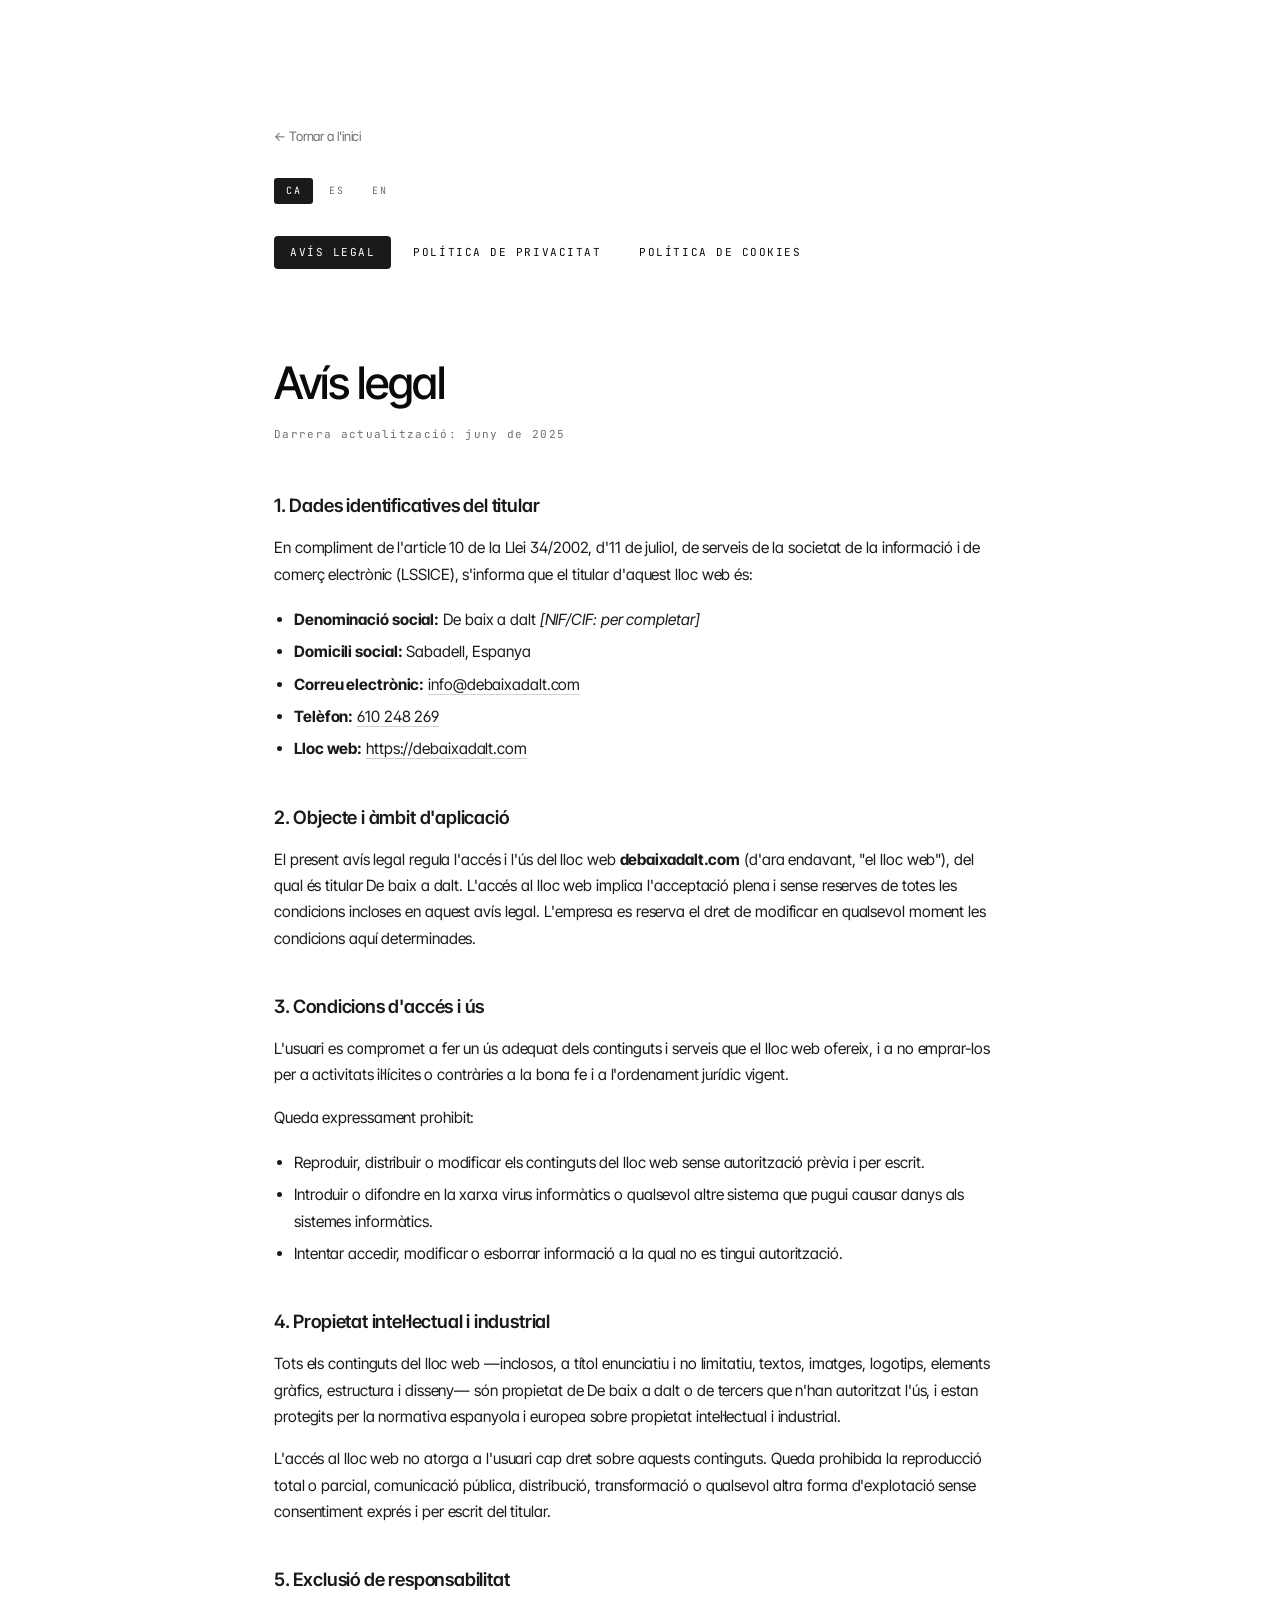
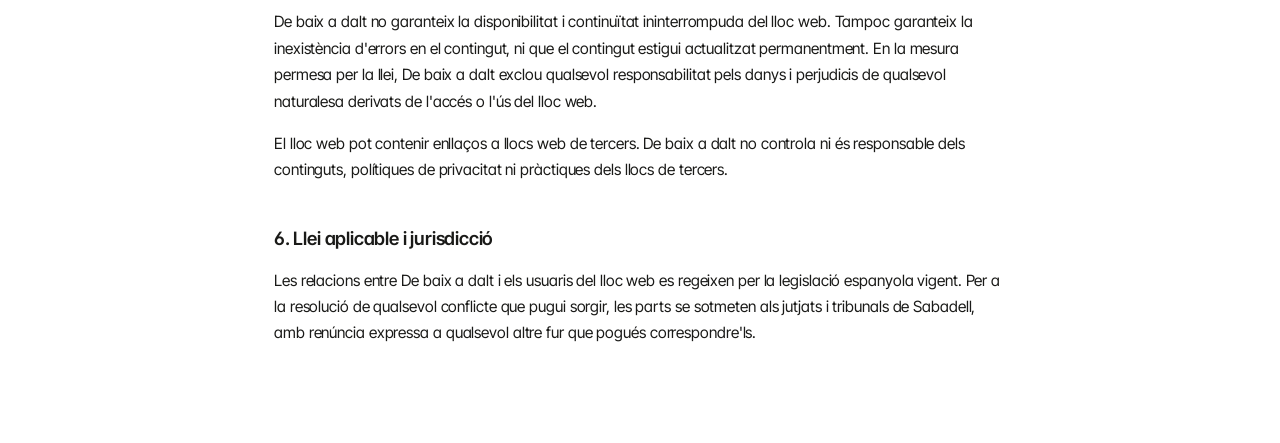
<file: legal.html>
<!doctype html>
<html lang="ca">
<head>
  <meta charset="utf-8" />
  <meta name="viewport" content="width=device-width, initial-scale=1" />
  <title>Avís legal, Política de privacitat i Cookies — De baix a dalt</title>
  <meta name="description" content="Avís legal, política de privacitat i política de cookies de De baix a dalt." />
  <meta name="robots" content="noindex, follow" />
  <link rel="canonical" href="https://debaixadalt.com/legal.html" />

  <link rel="preconnect" href="https://fonts.googleapis.com" />
  <link rel="preconnect" href="https://fonts.gstatic.com" crossorigin />
  <link rel="stylesheet" href="https://fonts.googleapis.com/css2?family=Inter+Tight:wght@400;450;500;600&family=Inter:wght@400;450;500;600&family=JetBrains+Mono:wght@400;500&display=swap" />
  <link rel="stylesheet" href="styles.css" />
  <link rel="icon" type="image/png" href="assets/logo-chevron.png" />

  <style>
    .legal-page { max-width: 780px; margin: 0 auto; padding: 120px 24px 80px; }
    .legal-nav {
      display: flex; gap: 6px; flex-wrap: wrap;
      margin-bottom: 56px; padding-bottom: 24px;
      border-bottom: 1px solid var(--line);
    }
    .legal-nav__btn {
      font-family: var(--font-mono); font-size: 11px; letter-spacing: 0.14em;
      text-transform: uppercase; padding: 8px 16px; border-radius: 4px;
      border: 1px solid var(--line); background: none; cursor: pointer;
      color: var(--ink-muted); transition: all .2s;
    }
    .legal-nav__btn:hover, .legal-nav__btn.is-active {
      background: var(--ink); color: var(--white); border-color: var(--ink);
    }
    .legal-doc { display: none; }
    .legal-doc.is-active { display: block; }
    .legal-doc h1 { font-size: clamp(1.8rem, 4vw, 2.8rem); font-weight: 500; letter-spacing: -0.03em; margin-bottom: 8px; }
    .legal-doc .legal-updated { font-family: var(--font-mono); font-size: 11px; letter-spacing: 0.12em; color: var(--muted); margin-bottom: 48px; display: block; }
    .legal-doc h2 { font-size: 1.15rem; font-weight: 600; letter-spacing: -0.01em; margin: 40px 0 12px; color: var(--ink); }
    .legal-doc h3 { font-size: 1rem; font-weight: 600; margin: 28px 0 8px; color: var(--ink); }
    .legal-doc p { font-size: 15.5px; line-height: 1.7; color: var(--ink); margin-bottom: 16px; }
    .legal-doc ul { padding-left: 20px; margin-bottom: 16px; }
    .legal-doc li { font-size: 15.5px; line-height: 1.7; color: var(--ink); margin-bottom: 6px; }
    .legal-doc a { color: var(--ink); border-bottom: 1px solid var(--hairline-strong); }
    .legal-doc a:hover { border-bottom-color: var(--ink); }
    .legal-doc table { width: 100%; border-collapse: collapse; margin: 24px 0; font-size: 14px; }
    .legal-doc th { background: var(--paper); font-weight: 600; text-align: left; padding: 10px 14px; border: 1px solid var(--line); }
    .legal-doc td { padding: 10px 14px; border: 1px solid var(--line); vertical-align: top; line-height: 1.5; }
    .legal-doc .highlight-box {
      background: var(--paper); border-left: 3px solid var(--accent);
      padding: 16px 20px; border-radius: 0 4px 4px 0;
      margin: 24px 0; font-size: 14.5px; line-height: 1.6;
    }
    .legal-back { display: inline-flex; align-items: center; gap: 8px; font-size: 13px; color: var(--muted); margin-bottom: 32px; }
    .legal-back:hover { color: var(--ink); }
    .lang-tabs { display: flex; gap: 4px; margin-bottom: 32px; }
    .lang-tab { font-family: var(--font-mono); font-size: 10px; letter-spacing: 0.16em; text-transform: uppercase; padding: 5px 12px; border: 1px solid var(--line); border-radius: 3px; cursor: pointer; background: none; color: var(--muted); transition: all .2s; }
    .lang-tab.is-active { background: var(--ink); color: var(--white); border-color: var(--ink); }
  </style>
</head>
<body>

<div class="legal-page">

  <a href="index.html" class="legal-back">← Tornar a l'inici</a>

  <!-- Selector d'idioma -->
  <div class="lang-tabs">
    <button class="lang-tab is-active" onclick="setLang('ca')">CA</button>
    <button class="lang-tab" onclick="setLang('es')">ES</button>
    <button class="lang-tab" onclick="setLang('en')">EN</button>
  </div>

  <!-- Navegació entre documents -->
  <nav class="legal-nav">
    <button class="legal-nav__btn is-active" onclick="showDoc('avis-ca')">Avís legal</button>
    <button class="legal-nav__btn" onclick="showDoc('privacitat-ca')">Política de privacitat</button>
    <button class="legal-nav__btn" onclick="showDoc('cookies-ca')">Política de cookies</button>
  </nav>

  <!-- ══════════════════════════════════════════════
       CATALÀ
  ══════════════════════════════════════════════ -->

  <!-- AVÍS LEGAL CA -->
  <div id="avis-ca" class="legal-doc is-active" lang="ca">
    <h1>Avís legal</h1>
    <span class="legal-updated">Darrera actualització: juny de 2025</span>

    <h2>1. Dades identificatives del titular</h2>
    <p>En compliment de l'article 10 de la Llei 34/2002, d'11 de juliol, de serveis de la societat de la informació i de comerç electrònic (LSSICE), s'informa que el titular d'aquest lloc web és:</p>
    <ul>
      <li><strong>Denominació social:</strong> De baix a dalt <em>[NIF/CIF: per completar]</em></li>
      <li><strong>Domicili social:</strong> Sabadell, Espanya</li>
      <li><strong>Correu electrònic:</strong> <a href="mailto:info@debaixadalt.com">info@debaixadalt.com</a></li>
      <li><strong>Telèfon:</strong> <a href="tel:+34610248269">610 248 269</a></li>
      <li><strong>Lloc web:</strong> <a href="https://debaixadalt.com">https://debaixadalt.com</a></li>
    </ul>

    <h2>2. Objecte i àmbit d'aplicació</h2>
    <p>El present avís legal regula l'accés i l'ús del lloc web <strong>debaixadalt.com</strong> (d'ara endavant, "el lloc web"), del qual és titular De baix a dalt. L'accés al lloc web implica l'acceptació plena i sense reserves de totes les condicions incloses en aquest avís legal. L'empresa es reserva el dret de modificar en qualsevol moment les condicions aquí determinades.</p>

    <h2>3. Condicions d'accés i ús</h2>
    <p>L'usuari es compromet a fer un ús adequat dels continguts i serveis que el lloc web ofereix, i a no emprar-los per a activitats il·lícites o contràries a la bona fe i a l'ordenament jurídic vigent.</p>
    <p>Queda expressament prohibit:</p>
    <ul>
      <li>Reproduir, distribuir o modificar els continguts del lloc web sense autorització prèvia i per escrit.</li>
      <li>Introduir o difondre en la xarxa virus informàtics o qualsevol altre sistema que pugui causar danys als sistemes informàtics.</li>
      <li>Intentar accedir, modificar o esborrar informació a la qual no es tingui autorització.</li>
    </ul>

    <h2>4. Propietat intel·lectual i industrial</h2>
    <p>Tots els continguts del lloc web —inclosos, a títol enunciatiu i no limitatiu, textos, imatges, logotips, elements gràfics, estructura i disseny— són propietat de De baix a dalt o de tercers que n'han autoritzat l'ús, i estan protegits per la normativa espanyola i europea sobre propietat intel·lectual i industrial.</p>
    <p>L'accés al lloc web no atorga a l'usuari cap dret sobre aquests continguts. Queda prohibida la reproducció total o parcial, comunicació pública, distribució, transformació o qualsevol altra forma d'explotació sense consentiment exprés i per escrit del titular.</p>

    <h2>5. Exclusió de responsabilitat</h2>
    <p>De baix a dalt no garanteix la disponibilitat i continuïtat ininterrompuda del lloc web. Tampoc garanteix la inexistència d'errors en el contingut, ni que el contingut estigui actualitzat permanentment. En la mesura permesa per la llei, De baix a dalt exclou qualsevol responsabilitat pels danys i perjudicis de qualsevol naturalesa derivats de l'accés o l'ús del lloc web.</p>
    <p>El lloc web pot contenir enllaços a llocs web de tercers. De baix a dalt no controla ni és responsable dels continguts, polítiques de privacitat ni pràctiques dels llocs de tercers.</p>

    <h2>6. Llei aplicable i jurisdicció</h2>
    <p>Les relacions entre De baix a dalt i els usuaris del lloc web es regeixen per la legislació espanyola vigent. Per a la resolució de qualsevol conflicte que pugui sorgir, les parts se sotmeten als jutjats i tribunals de Sabadell, amb renúncia expressa a qualsevol altre fur que pogués correspondre'ls.</p>
  </div>

  <!-- POLÍTICA DE PRIVACITAT CA -->
  <div id="privacitat-ca" class="legal-doc" lang="ca">
    <h1>Política de privacitat</h1>
    <span class="legal-updated">Darrera actualització: juny de 2025</span>

    <div class="highlight-box">
      <strong>Resum executiu:</strong> De baix a dalt recull únicament les dades que vosaltres ens faciliteu a través del formulari de contacte. Les usem exclusivament per respondre la vostra sol·licitud. No les venem ni les cedim a tercers amb fins comercials. Podeu exercir els vostres drets en qualsevol moment escrivint a <a href="mailto:info@debaixadalt.com">info@debaixadalt.com</a>.
    </div>

    <h2>1. Responsable del tractament</h2>
    <ul>
      <li><strong>Identitat:</strong> De baix a dalt <em>[NIF/CIF: per completar]</em></li>
      <li><strong>Adreça postal:</strong> Sabadell, Espanya</li>
      <li><strong>Correu electrònic:</strong> <a href="mailto:info@debaixadalt.com">info@debaixadalt.com</a></li>
      <li><strong>Telèfon:</strong> <a href="tel:+34610248269">610 248 269</a></li>
    </ul>

    <h2>2. Dades que recollim i per quin motiu</h2>
    <table>
      <tr><th>Dada</th><th>Finalitat</th><th>Base legal</th></tr>
      <tr><td>Nom i cognoms</td><td>Identificar-vos i personalitzar la resposta</td><td>Execució d'un precontracte (art. 6.1.b RGPD)</td></tr>
      <tr><td>Telèfon</td><td>Contactar-vos per gestionar la sol·licitud</td><td>Execució d'un precontracte (art. 6.1.b RGPD)</td></tr>
      <tr><td>Correu electrònic</td><td>Enviar-vos la resposta i la proposta</td><td>Execució d'un precontracte (art. 6.1.b RGPD)</td></tr>
      <tr><td>Tipus de projecte i missatge</td><td>Avaluar la sol·licitud i elaborar pressupost</td><td>Execució d'un precontracte (art. 6.1.b RGPD)</td></tr>
      <tr><td>Dades de navegació anonimitzades (GA4)</td><td>Analítica web agregada per millorar el lloc</td><td>Interès legítim / consentiment (art. 6.1.a i f RGPD)</td></tr>
    </table>

    <h2>3. Quant de temps conservem les vostres dades</h2>
    <p>Les dades personals facilitades a través del formulari de contacte es conservaran durant el temps necessari per gestionar la vostra sol·licitud i, posteriorment, durant els terminis legalment exigits per a la prescripció d'accions civils i mercantils (5 anys des de la darrera interacció, conforme a l'art. 1964 del Codi civil).</p>
    <p>Si la relació comercial es formalitza, les dades es conservaran durant la vigència de la relació contractual i fins a 10 anys posteriors, en compliment de les obligacions comptables i fiscals (Llei 58/2003 General Tributària).</p>

    <h2>4. Qui té accés a les vostres dades</h2>
    <p>Les vostres dades <strong>no es cediran a tercers</strong> amb fins comercials. Únicament podran accedir-hi:</p>
    <ul>
      <li><strong>El personal intern de De baix a dalt</strong> que necessiti tractar-les per gestionar la sol·licitud.</li>
      <li><strong>Google LLC</strong>, com a encarregat del tractament, en relació amb l'eina d'analítica web Google Analytics 4, amb les garanties del Marc de Privacitat de Dades UE-EUA (DPF). Les dades d'analítica estan anonimitzades i agregades.</li>
      <li><strong>Autoritats públiques o jutjats</strong>, quan sigui obligatori per llei.</li>
    </ul>

    <h2>5. Transferències internacionals de dades</h2>
    <p>Google Analytics 4 pot processar dades en servidors ubicats als Estats Units. Google LLC es troba certificada sota el Marc de Privacitat de Dades UE-EUA (Data Privacy Framework), aprovat per la Comissió Europea el 10 de juliol de 2023, que garanteix un nivell de protecció adequat. Podeu consultar-ne els detalls a <a href="https://policies.google.com/privacy" target="_blank" rel="noopener">policies.google.com/privacy</a>.</p>

    <h2>6. Els vostres drets</h2>
    <p>D'acord amb el RGPD i la LOPDGDD, podeu exercir en qualsevol moment els drets següents:</p>
    <ul>
      <li><strong>Accés:</strong> obtenir confirmació sobre si tractem les vostres dades i, en cas afirmatiu, accedir-hi.</li>
      <li><strong>Rectificació:</strong> sol·licitar la correcció de dades inexactes o incompletes.</li>
      <li><strong>Supressió ("dret a l'oblit"):</strong> sol·licitar l'eliminació de les vostres dades quan ja no siguin necessàries.</li>
      <li><strong>Oposició:</strong> oposar-vos al tractament de les vostres dades per a determinades finalitats.</li>
      <li><strong>Limitació del tractament:</strong> sol·licitar que es restringeixi el tractament en determinades circumstàncies.</li>
      <li><strong>Portabilitat:</strong> rebre les vostres dades en un format estructurat i llegible per màquina.</li>
      <li><strong>Retirada del consentiment:</strong> en qualsevol moment, sense afectar el tractament basat en el consentiment previ a la seva retirada.</li>
    </ul>
    <p>Per exercir qualsevol d'aquests drets, adreceu-vos per escrit a <a href="mailto:info@debaixadalt.com">info@debaixadalt.com</a>, indicant el vostre nom complet i una còpia del document d'identitat. Respondrem en el termini màxim d'un mes (prorrogable a tres en casos complexos).</p>
    <p>Si considereu que el tractament de les vostres dades vulnera la normativa vigent, teniu dret a presentar una reclamació davant l'<strong>Agència Espanyola de Protecció de Dades</strong> (AEPD): <a href="https://www.aepd.es" target="_blank" rel="noopener">www.aepd.es</a>.</p>

    <h2>7. Seguretat de les dades</h2>
    <p>De baix a dalt aplica les mesures tècniques i organitzatives adequades per garantir un nivell de seguretat corresponent al risc, d'acord amb l'article 32 del RGPD: connexió xifrada HTTPS, accés restringit per contrasenya i còpies de seguretat periòdiques.</p>

    <h2>8. Modificació de la política</h2>
    <p>De baix a dalt es reserva el dret de modificar aquesta política de privacitat per adaptar-la a novetats legislatives, jurisprudencials o a canvis en les seves activitats. Les modificacions s'informaran en aquesta mateixa pàgina amb actualització de la data.</p>
  </div>

  <!-- POLÍTICA DE COOKIES CA -->
  <div id="cookies-ca" class="legal-doc" lang="ca">
    <h1>Política de cookies</h1>
    <span class="legal-updated">Darrera actualització: juny de 2025</span>

    <div class="highlight-box">
      <strong>En resum:</strong> Usem cookies pròpies essencials (sessió i preferències d'idioma) i cookies de Google Analytics 4 per entendre com s'utilitza el lloc web. Podeu acceptar-les, rebutjar-les o gestionar-les en qualsevol moment.
    </div>

    <h2>1. Què és una cookie?</h2>
    <p>Una cookie és un fitxer de text petit que un lloc web instal·la al vostre dispositiu (ordinador, tauleta o mòbil) quan el visiteu. Les cookies permeten al lloc web recordar les vostres accions i preferències durant un període de temps determinat.</p>

    <h2>2. Tipus de cookies que utilitzem</h2>

    <h3>2.1 Cookies estrictament necessàries (sempre actives)</h3>
    <p>Sense aquestes cookies el lloc web no funciona correctament. No requereixen consentiment.</p>
    <table>
      <tr><th>Cookie</th><th>Proveïdor</th><th>Finalitat</th><th>Durada</th></tr>
      <tr><td><code>dbd-auth</code></td><td>De baix a dalt</td><td>Gestió de l'accés autenticat (contrasenya de previsualització)</td><td>Sessió</td></tr>
      <tr><td><code>dbd-lang</code></td><td>De baix a dalt</td><td>Desa la preferència d'idioma de l'usuari (CA/ES/EN)</td><td>1 any</td></tr>
    </table>

    <h3>2.2 Cookies analítiques (requereixen consentiment)</h3>
    <p>S'utilitzen per entendre com interactuen els visitants amb el lloc web. Tota la informació recollida és agregada i anònima.</p>
    <table>
      <tr><th>Cookie</th><th>Proveïdor</th><th>Finalitat</th><th>Durada</th></tr>
      <tr><td><code>_ga</code></td><td>Google Analytics 4</td><td>Identificador únic anònim per distingir usuaris</td><td>2 anys</td></tr>
      <tr><td><code>_ga_XXXXXXXX</code></td><td>Google Analytics 4</td><td>Manté l'estat de la sessió d'analítica</td><td>2 anys</td></tr>
      <tr><td><code>_gid</code></td><td>Google Analytics 4</td><td>Distingeix usuaris en sessions de 24 hores</td><td>24 hores</td></tr>
    </table>
    <p>Teniu més informació sobre com Google utilitza les dades a <a href="https://policies.google.com/technologies/cookies" target="_blank" rel="noopener">policies.google.com/technologies/cookies</a>.</p>

    <h2>3. Com gestionar o desactivar les cookies</h2>
    <p>Podeu gestionar les cookies des del bàner de consentiment que apareix en accedir al lloc web per primera vegada. A més, podeu configurar el vostre navegador per bloquejar o eliminar cookies:</p>
    <ul>
      <li><a href="https://support.google.com/chrome/answer/95647" target="_blank" rel="noopener">Google Chrome</a></li>
      <li><a href="https://support.mozilla.org/ca/kb/activa-i-desactiva-les-galetes-que-els-llocs-web-u" target="_blank" rel="noopener">Mozilla Firefox</a></li>
      <li><a href="https://support.apple.com/ca-es/guide/safari/sfri11471/mac" target="_blank" rel="noopener">Apple Safari</a></li>
      <li><a href="https://support.microsoft.com/ca-es/windows/eliminar-i-administrar-les-galetes-168dab11-0753-043d-7c16-ede5947fc64d" target="_blank" rel="noopener">Microsoft Edge</a></li>
    </ul>
    <p>Tingueu en compte que la desactivació de cookies pot afectar el funcionament d'algunes funcionalitats del lloc web.</p>
    <p>Per opt-out específic de Google Analytics: <a href="https://tools.google.com/dlpage/gaoptout" target="_blank" rel="noopener">tools.google.com/dlpage/gaoptout</a>.</p>

    <h2>4. Actualitzacions d'aquesta política</h2>
    <p>De baix a dalt es reserva el dret de modificar aquesta política de cookies per adaptar-la a canvis normatius o a noves finalitats de tractament. Us informarem de qualsevol canvi rellevant actualitzant la data que apareix a la capçalera d'aquest document.</p>

    <h2>5. Contacte</h2>
    <p>Per a preguntes i/o comentaris sobre la nostra política de cookies, podeu posar-vos en contacte amb nosaltres:</p>
    <ul>
      <li><strong>De baix a dalt</strong> · Sabadell, Espanya</li>
      <li>Web: <a href="https://debaixadalt.com">https://debaixadalt.com</a></li>
      <li>Correu electrònic: <a href="mailto:info@debaixadalt.com">info@debaixadalt.com</a></li>
      <li>Telèfon: <a href="tel:+34610248269">610 248 269</a></li>
    </ul>
  </div>


  <!-- ══════════════════════════════════════════════
       CASTELLANO
  ══════════════════════════════════════════════ -->

  <!-- AVISO LEGAL ES -->
  <div id="avis-es" class="legal-doc" lang="es">
    <h1>Aviso legal</h1>
    <span class="legal-updated">Última actualización: junio de 2025</span>

    <h2>1. Datos identificativos del titular</h2>
    <p>En cumplimiento del artículo 10 de la Ley 34/2002, de 11 de julio, de servicios de la sociedad de la información y de comercio electrónico (LSSICE), se informa que el titular de este sitio web es:</p>
    <ul>
      <li><strong>Denominación social:</strong> De baix a dalt <em>[NIF/CIF: pendiente de completar]</em></li>
      <li><strong>Domicilio social:</strong> Sabadell, España</li>
      <li><strong>Correo electrónico:</strong> <a href="mailto:info@debaixadalt.com">info@debaixadalt.com</a></li>
      <li><strong>Teléfono:</strong> <a href="tel:+34610248269">610 248 269</a></li>
      <li><strong>Sitio web:</strong> <a href="https://debaixadalt.com">https://debaixadalt.com</a></li>
    </ul>

    <h2>2. Objeto y ámbito de aplicación</h2>
    <p>El presente aviso legal regula el acceso y el uso del sitio web <strong>debaixadalt.com</strong> (en adelante, "el sitio web"), del que es titular De baix a dalt. El acceso al sitio web implica la aceptación plena y sin reservas de todas las condiciones incluidas en este aviso legal. La empresa se reserva el derecho de modificar en cualquier momento las condiciones aquí determinadas.</p>

    <h2>3. Condiciones de acceso y uso</h2>
    <p>El usuario se compromete a hacer un uso adecuado de los contenidos y servicios que ofrece el sitio web, y a no emplearlos para actividades ilícitas o contrarias a la buena fe y al ordenamiento jurídico vigente.</p>
    <p>Queda expresamente prohibido:</p>
    <ul>
      <li>Reproducir, distribuir o modificar los contenidos del sitio web sin autorización previa y por escrito.</li>
      <li>Introducir o difundir en la red virus informáticos o cualquier otro sistema que pueda causar daños a los sistemas informáticos.</li>
      <li>Intentar acceder, modificar o borrar información para la que no se tenga autorización.</li>
    </ul>

    <h2>4. Propiedad intelectual e industrial</h2>
    <p>Todos los contenidos del sitio web —incluidos, a título enunciativo y no limitativo, textos, imágenes, logotipos, elementos gráficos, estructura y diseño— son propiedad de De baix a dalt o de terceros que han autorizado su uso, y están protegidos por la normativa española y europea sobre propiedad intelectual e industrial.</p>
    <p>El acceso al sitio web no otorga al usuario ningún derecho sobre estos contenidos. Queda prohibida la reproducción total o parcial, comunicación pública, distribución, transformación o cualquier otra forma de explotación sin consentimiento expreso y por escrito del titular.</p>

    <h2>5. Exclusión de responsabilidad</h2>
    <p>De baix a dalt no garantiza la disponibilidad y continuidad ininterrumpida del sitio web, ni la inexistencia de errores en el contenido. En la medida permitida por la ley, De baix a dalt excluye cualquier responsabilidad por los daños y perjuicios de cualquier naturaleza derivados del acceso o el uso del sitio web.</p>
    <p>El sitio web puede contener enlaces a sitios web de terceros. De baix a dalt no controla ni es responsable de los contenidos, políticas de privacidad ni prácticas de dichos sitios.</p>

    <h2>6. Ley aplicable y jurisdicción</h2>
    <p>Las relaciones entre De baix a dalt y los usuarios del sitio web se rigen por la legislación española vigente. Para la resolución de cualquier conflicto, las partes se someten a los juzgados y tribunales de Sabadell, con renuncia expresa a cualquier otro fuero que pudiera corresponderles.</p>
  </div>

  <!-- POLÍTICA DE PRIVACIDAD ES -->
  <div id="privacitat-es" class="legal-doc" lang="es">
    <h1>Política de privacidad</h1>
    <span class="legal-updated">Última actualización: junio de 2025</span>

    <div class="highlight-box">
      <strong>Resumen ejecutivo:</strong> De baix a dalt recoge únicamente los datos que vosotros nos facilitáis a través del formulario de contacto. Los usamos exclusivamente para responder vuestra solicitud. No los vendemos ni cedemos a terceros con fines comerciales. Podéis ejercer vuestros derechos en cualquier momento escribiendo a <a href="mailto:info@debaixadalt.com">info@debaixadalt.com</a>.
    </div>

    <h2>1. Responsable del tratamiento</h2>
    <ul>
      <li><strong>Identidad:</strong> De baix a dalt <em>[NIF/CIF: pendiente]</em></li>
      <li><strong>Dirección postal:</strong> Sabadell, España</li>
      <li><strong>Correo electrónico:</strong> <a href="mailto:info@debaixadalt.com">info@debaixadalt.com</a></li>
      <li><strong>Teléfono:</strong> <a href="tel:+34610248269">610 248 269</a></li>
    </ul>

    <h2>2. Datos que recogemos y por qué</h2>
    <table>
      <tr><th>Dato</th><th>Finalidad</th><th>Base legal</th></tr>
      <tr><td>Nombre y apellidos</td><td>Identificaros y personalizar la respuesta</td><td>Ejecución de un precontrato (art. 6.1.b RGPD)</td></tr>
      <tr><td>Teléfono</td><td>Contactaros para gestionar la solicitud</td><td>Ejecución de un precontrato (art. 6.1.b RGPD)</td></tr>
      <tr><td>Correo electrónico</td><td>Enviaros la respuesta y la propuesta</td><td>Ejecución de un precontrato (art. 6.1.b RGPD)</td></tr>
      <tr><td>Tipo de proyecto y mensaje</td><td>Evaluar la solicitud y elaborar presupuesto</td><td>Ejecución de un precontrato (art. 6.1.b RGPD)</td></tr>
      <tr><td>Datos de navegación anonimizados (GA4)</td><td>Analítica web agregada para mejorar el sitio</td><td>Interés legítimo / consentimiento (art. 6.1.a y f RGPD)</td></tr>
    </table>

    <h2>3. Cuánto tiempo conservamos sus datos</h2>
    <p>Los datos personales facilitados a través del formulario de contacto se conservarán durante el tiempo necesario para gestionar su solicitud y, posteriormente, durante los plazos legalmente exigidos para la prescripción de acciones civiles y mercantiles (5 años desde la última interacción, conforme al art. 1964 del Código Civil).</p>
    <p>Si la relación comercial se formaliza, los datos se conservarán durante la vigencia de la relación contractual y hasta 10 años posteriores, en cumplimiento de las obligaciones contables y fiscales (Ley 58/2003 General Tributaria).</p>

    <h2>4. Quién tiene acceso a sus datos</h2>
    <p>Sus datos <strong>no se cederán a terceros</strong> con fines comerciales. Únicamente podrán acceder a ellos:</p>
    <ul>
      <li><strong>El personal interno de De baix a dalt</strong> que necesite tratarlos para gestionar la solicitud.</li>
      <li><strong>Google LLC</strong>, como encargado del tratamiento, en relación con Google Analytics 4, con las garantías del Marco de Privacidad de Datos UE-EE.UU. (DPF). Los datos de analítica están anonimizados y agregados.</li>
      <li><strong>Autoridades públicas o juzgados</strong>, cuando sea obligatorio por ley.</li>
    </ul>

    <h2>5. Transferencias internacionales de datos</h2>
    <p>Google Analytics 4 puede procesar datos en servidores ubicados en Estados Unidos. Google LLC está certificada bajo el Marco de Privacidad de Datos UE-EE.UU. (Data Privacy Framework), aprobado por la Comisión Europea el 10 de julio de 2023. Más información en <a href="https://policies.google.com/privacy" target="_blank" rel="noopener">policies.google.com/privacy</a>.</p>

    <h2>6. Sus derechos</h2>
    <p>De acuerdo con el RGPD y la LOPDGDD, puede ejercer en cualquier momento los siguientes derechos:</p>
    <ul>
      <li><strong>Acceso</strong> a sus datos personales.</li>
      <li><strong>Rectificación</strong> de datos inexactos o incompletos.</li>
      <li><strong>Supresión</strong> ("derecho al olvido") cuando ya no sean necesarios.</li>
      <li><strong>Oposición</strong> al tratamiento para determinadas finalidades.</li>
      <li><strong>Limitación del tratamiento</strong> en determinadas circunstancias.</li>
      <li><strong>Portabilidad</strong> de sus datos en formato estructurado.</li>
      <li><strong>Retirada del consentimiento</strong> en cualquier momento.</li>
    </ul>
    <p>Para ejercer cualquiera de estos derechos, diríjase por escrito a <a href="mailto:info@debaixadalt.com">info@debaixadalt.com</a>, indicando su nombre completo y una copia del documento de identidad. Responderemos en el plazo máximo de un mes.</p>
    <p>Si considera que el tratamiento de sus datos vulnera la normativa vigente, tiene derecho a presentar una reclamación ante la <strong>Agencia Española de Protección de Datos</strong> (AEPD): <a href="https://www.aepd.es" target="_blank" rel="noopener">www.aepd.es</a>.</p>

    <h2>7. Seguridad de los datos</h2>
    <p>De baix a dalt aplica medidas técnicas y organizativas adecuadas para garantizar un nivel de seguridad correspondiente al riesgo, conforme al artículo 32 del RGPD: conexión cifrada HTTPS, acceso restringido y copias de seguridad periódicas.</p>

    <h2>8. Modificación de la política</h2>
    <p>De baix a dalt se reserva el derecho de modificar esta política de privacidad para adaptarla a novedades legislativas o cambios en sus actividades. Las modificaciones se informarán en esta misma página con actualización de la fecha.</p>
  </div>

  <!-- POLÍTICA DE COOKIES ES -->
  <div id="cookies-es" class="legal-doc" lang="es">
    <h1>Política de cookies</h1>
    <span class="legal-updated">Última actualización: junio de 2025</span>

    <div class="highlight-box">
      <strong>En resumen:</strong> Usamos cookies propias esenciales (sesión y preferencias de idioma) y cookies de Google Analytics 4 para entender cómo se utiliza el sitio web. Podéis aceptarlas, rechazarlas o gestionarlas en cualquier momento.
    </div>

    <h2>1. ¿Qué es una cookie?</h2>
    <p>Una cookie es un pequeño archivo de texto que un sitio web instala en su dispositivo cuando lo visita. Las cookies permiten al sitio web recordar sus acciones y preferencias durante un período de tiempo determinado.</p>

    <h2>2. Tipos de cookies que utilizamos</h2>

    <h3>2.1 Cookies estrictamente necesarias (siempre activas)</h3>
    <table>
      <tr><th>Cookie</th><th>Proveedor</th><th>Finalidad</th><th>Duración</th></tr>
      <tr><td><code>dbd-auth</code></td><td>De baix a dalt</td><td>Gestión del acceso autenticado (contraseña de previsualización)</td><td>Sesión</td></tr>
      <tr><td><code>dbd-lang</code></td><td>De baix a dalt</td><td>Guarda la preferencia de idioma del usuario (CA/ES/EN)</td><td>1 año</td></tr>
    </table>

    <h3>2.2 Cookies analíticas (requieren consentimiento)</h3>
    <table>
      <tr><th>Cookie</th><th>Proveedor</th><th>Finalidad</th><th>Duración</th></tr>
      <tr><td><code>_ga</code></td><td>Google Analytics 4</td><td>Identificador único anónimo para distinguir usuarios</td><td>2 años</td></tr>
      <tr><td><code>_ga_XXXXXXXX</code></td><td>Google Analytics 4</td><td>Mantiene el estado de la sesión de analítica</td><td>2 años</td></tr>
      <tr><td><code>_gid</code></td><td>Google Analytics 4</td><td>Distingue usuarios en sesiones de 24 horas</td><td>24 horas</td></tr>
    </table>

    <h2>3. Cómo gestionar o desactivar las cookies</h2>
    <ul>
      <li><a href="https://support.google.com/chrome/answer/95647" target="_blank" rel="noopener">Google Chrome</a></li>
      <li><a href="https://support.mozilla.org/es/kb/habilitar-y-deshabilitar-cookies-sitios-web-rastrear-preferencias" target="_blank" rel="noopener">Mozilla Firefox</a></li>
      <li><a href="https://support.apple.com/es-es/guide/safari/sfri11471/mac" target="_blank" rel="noopener">Apple Safari</a></li>
      <li><a href="https://support.microsoft.com/es-es/windows/eliminar-y-administrar-cookies-168dab11-0753-043d-7c16-ede5947fc64d" target="_blank" rel="noopener">Microsoft Edge</a></li>
    </ul>
    <p>Opt-out específico de Google Analytics: <a href="https://tools.google.com/dlpage/gaoptout" target="_blank" rel="noopener">tools.google.com/dlpage/gaoptout</a>.</p>

    <h2>4. Contacto</h2>
    <ul>
      <li><strong>De baix a dalt</strong> · Sabadell, España</li>
      <li>Web: <a href="https://debaixadalt.com">https://debaixadalt.com</a></li>
      <li>Email: <a href="mailto:info@debaixadalt.com">info@debaixadalt.com</a></li>
      <li>Teléfono: <a href="tel:+34610248269">610 248 269</a></li>
    </ul>
  </div>


  <!-- ══════════════════════════════════════════════
       ENGLISH
  ══════════════════════════════════════════════ -->

  <!-- LEGAL NOTICE EN -->
  <div id="avis-en" class="legal-doc" lang="en">
    <h1>Legal notice</h1>
    <span class="legal-updated">Last updated: June 2025</span>

    <h2>1. Company details</h2>
    <ul>
      <li><strong>Company name:</strong> De baix a dalt <em>[Tax ID: to be completed]</em></li>
      <li><strong>Registered address:</strong> Sabadell, Spain</li>
      <li><strong>Email:</strong> <a href="mailto:info@debaixadalt.com">info@debaixadalt.com</a></li>
      <li><strong>Phone:</strong> <a href="tel:+34610248269">+34 610 248 269</a></li>
      <li><strong>Website:</strong> <a href="https://debaixadalt.com">https://debaixadalt.com</a></li>
    </ul>

    <h2>2. Purpose and scope</h2>
    <p>This legal notice governs access to and use of <strong>debaixadalt.com</strong> (hereinafter "the website"). Accessing the website implies full and unreserved acceptance of all conditions set out herein. De baix a dalt reserves the right to modify these conditions at any time.</p>

    <h2>3. Conditions of access and use</h2>
    <p>The user agrees to make appropriate use of the website's content and services, and not to use them for unlawful activities or activities contrary to good faith and applicable law. The following are expressly prohibited: reproducing, distributing or modifying website content without prior written authorisation; introducing computer viruses or any other system capable of causing damage; and attempting to access, modify or delete information without authorisation.</p>

    <h2>4. Intellectual and industrial property</h2>
    <p>All website content — including but not limited to texts, images, logos, graphic elements, structure and design — is owned by De baix a dalt or third parties who have authorised its use, and is protected under Spanish and European intellectual and industrial property law. Access to the website does not grant the user any rights over such content.</p>

    <h2>5. Limitation of liability</h2>
    <p>De baix a dalt does not guarantee uninterrupted availability of the website or the absence of errors in its content. To the extent permitted by law, De baix a dalt excludes any liability for damages of any nature arising from access to or use of the website. The website may contain links to third-party websites for which De baix a dalt accepts no responsibility.</p>

    <h2>6. Applicable law and jurisdiction</h2>
    <p>The relationship between De baix a dalt and website users is governed by Spanish law. Any disputes shall be submitted to the courts of Sabadell, Spain, with express waiver of any other jurisdiction.</p>
  </div>

  <!-- PRIVACY POLICY EN -->
  <div id="privacitat-en" class="legal-doc" lang="en">
    <h1>Privacy policy</h1>
    <span class="legal-updated">Last updated: June 2025</span>

    <div class="highlight-box">
      <strong>Summary:</strong> De baix a dalt only collects data you provide via the contact form. We use it solely to respond to your request. We do not sell or share it with third parties for commercial purposes. You can exercise your rights at any time by writing to <a href="mailto:info@debaixadalt.com">info@debaixadalt.com</a>.
    </div>

    <h2>1. Data controller</h2>
    <ul>
      <li><strong>Identity:</strong> De baix a dalt <em>[Tax ID: to be completed]</em></li>
      <li><strong>Address:</strong> Sabadell, Spain</li>
      <li><strong>Email:</strong> <a href="mailto:info@debaixadalt.com">info@debaixadalt.com</a></li>
      <li><strong>Phone:</strong> <a href="tel:+34610248269">+34 610 248 269</a></li>
    </ul>

    <h2>2. Data we collect and why</h2>
    <table>
      <tr><th>Data</th><th>Purpose</th><th>Legal basis</th></tr>
      <tr><td>Full name</td><td>Identify you and personalise our response</td><td>Pre-contractual steps (Art. 6.1.b GDPR)</td></tr>
      <tr><td>Phone number</td><td>Contact you to handle your request</td><td>Pre-contractual steps (Art. 6.1.b GDPR)</td></tr>
      <tr><td>Email address</td><td>Send you our response and proposal</td><td>Pre-contractual steps (Art. 6.1.b GDPR)</td></tr>
      <tr><td>Project type and message</td><td>Assess your request and prepare a quote</td><td>Pre-contractual steps (Art. 6.1.b GDPR)</td></tr>
      <tr><td>Anonymised browsing data (GA4)</td><td>Aggregated web analytics to improve the site</td><td>Legitimate interest / consent (Art. 6.1.a &amp; f GDPR)</td></tr>
    </table>

    <h2>3. Retention periods</h2>
    <p>Personal data provided via the contact form will be retained for the time necessary to handle your request and, thereafter, for the legally required limitation periods for civil and commercial actions (5 years from the last interaction, pursuant to Art. 1964 of the Spanish Civil Code). If a contract is concluded, data will be retained for the duration of the contractual relationship and up to 10 years thereafter, in compliance with accounting and tax obligations.</p>

    <h2>4. Who has access to your data</h2>
    <p>Your data will <strong>not be shared with third parties</strong> for commercial purposes. Access is limited to:</p>
    <ul>
      <li><strong>De baix a dalt internal staff</strong> who need it to handle your request.</li>
      <li><strong>Google LLC</strong>, as data processor, for Google Analytics 4, under the EU-US Data Privacy Framework (DPF) adequacy decision of 10 July 2023. Analytics data is anonymised and aggregated.</li>
      <li><strong>Public authorities or courts</strong>, when required by law.</li>
    </ul>

    <h2>5. International transfers</h2>
    <p>Google Analytics 4 may process data on servers in the United States. Google LLC is certified under the EU-US Data Privacy Framework, approved by the European Commission on 10 July 2023, ensuring an adequate level of protection. More information at <a href="https://policies.google.com/privacy" target="_blank" rel="noopener">policies.google.com/privacy</a>.</p>

    <h2>6. Your rights</h2>
    <p>Under the GDPR, you may exercise the following rights at any time: <strong>access, rectification, erasure, objection, restriction of processing, data portability</strong> and <strong>withdrawal of consent</strong>. To do so, write to <a href="mailto:info@debaixadalt.com">info@debaixadalt.com</a> with your full name and a copy of your ID document. We will respond within one month. You also have the right to lodge a complaint with the Spanish Data Protection Authority (AEPD) at <a href="https://www.aepd.es" target="_blank" rel="noopener">www.aepd.es</a>.</p>

    <h2>7. Security</h2>
    <p>De baix a dalt applies appropriate technical and organisational measures to ensure a level of security appropriate to the risk, in accordance with Art. 32 GDPR: HTTPS encryption, restricted access and regular backups.</p>
  </div>

  <!-- COOKIE POLICY EN -->
  <div id="cookies-en" class="legal-doc" lang="en">
    <h1>Cookie policy</h1>
    <span class="legal-updated">Last updated: June 2025</span>

    <div class="highlight-box">
      <strong>In brief:</strong> We use essential first-party cookies (session and language preferences) and Google Analytics 4 cookies to understand how the website is used. You can accept, reject or manage them at any time.
    </div>

    <h2>1. What is a cookie?</h2>
    <p>A cookie is a small text file that a website places on your device when you visit it. Cookies allow the website to remember your actions and preferences over a period of time.</p>

    <h2>2. Cookies we use</h2>

    <h3>2.1 Strictly necessary cookies (always active)</h3>
    <table>
      <tr><th>Cookie</th><th>Provider</th><th>Purpose</th><th>Duration</th></tr>
      <tr><td><code>dbd-auth</code></td><td>De baix a dalt</td><td>Manages authenticated access (preview password)</td><td>Session</td></tr>
      <tr><td><code>dbd-lang</code></td><td>De baix a dalt</td><td>Saves the user's language preference (CA/ES/EN)</td><td>1 year</td></tr>
    </table>

    <h3>2.2 Analytics cookies (require consent)</h3>
    <table>
      <tr><th>Cookie</th><th>Provider</th><th>Purpose</th><th>Duration</th></tr>
      <tr><td><code>_ga</code></td><td>Google Analytics 4</td><td>Anonymous unique identifier to distinguish users</td><td>2 years</td></tr>
      <tr><td><code>_ga_XXXXXXXX</code></td><td>Google Analytics 4</td><td>Maintains analytics session state</td><td>2 years</td></tr>
      <tr><td><code>_gid</code></td><td>Google Analytics 4</td><td>Distinguishes users within 24-hour sessions</td><td>24 hours</td></tr>
    </table>

    <h2>3. Managing cookies</h2>
    <p>You can manage cookies via your browser settings:</p>
    <ul>
      <li><a href="https://support.google.com/chrome/answer/95647" target="_blank" rel="noopener">Google Chrome</a></li>
      <li><a href="https://support.mozilla.org/en-US/kb/enable-and-disable-cookies-website-preferences" target="_blank" rel="noopener">Mozilla Firefox</a></li>
      <li><a href="https://support.apple.com/guide/safari/sfri11471/mac" target="_blank" rel="noopener">Apple Safari</a></li>
      <li><a href="https://support.microsoft.com/en-us/windows/delete-and-manage-cookies-168dab11-0753-043d-7c16-ede5947fc64d" target="_blank" rel="noopener">Microsoft Edge</a></li>
    </ul>
    <p>Google Analytics opt-out: <a href="https://tools.google.com/dlpage/gaoptout" target="_blank" rel="noopener">tools.google.com/dlpage/gaoptout</a>.</p>

    <h2>4. Contact</h2>
    <ul>
      <li><strong>De baix a dalt</strong> · Sabadell, Spain</li>
      <li>Website: <a href="https://debaixadalt.com">https://debaixadalt.com</a></li>
      <li>Email: <a href="mailto:info@debaixadalt.com">info@debaixadalt.com</a></li>
      <li>Phone: <a href="tel:+34610248269">+34 610 248 269</a></li>
    </ul>
  </div>

</div><!-- .legal-page -->

<script>
  var currentLang = 'ca';
  var currentDoc = 'avis';

  var docMap = {
    'avis': 0, 'privacitat': 1, 'cookies': 2
  };
  var docLabels = {
    ca: ['Avís legal', 'Política de privacitat', 'Política de cookies'],
    es: ['Aviso legal', 'Política de privacidad', 'Política de cookies'],
    en: ['Legal notice', 'Privacy policy', 'Cookie policy'],
  };
  var docKeys = ['avis', 'privacitat', 'cookies'];

  function showDoc(id) {
    // id format: "avis-ca" or just "avis" (uses currentLang)
    var parts = id.split('-');
    var doc = parts[0];
    var lang = parts[1] || currentLang;
    currentDoc = doc;
    currentLang = lang;

    document.querySelectorAll('.legal-doc').forEach(function(el) { el.classList.remove('is-active'); });
    var target = document.getElementById(doc + '-' + lang);
    if (target) target.classList.add('is-active');

    document.querySelectorAll('.legal-nav__btn').forEach(function(btn, i) {
      btn.classList.toggle('is-active', i === docMap[doc]);
    });
  }

  function setLang(lang) {
    currentLang = lang;

    // Update lang tab styles
    document.querySelectorAll('.lang-tab').forEach(function(btn) {
      btn.classList.toggle('is-active', btn.textContent === lang.toUpperCase());
    });

    // Update nav button labels
    var btns = document.querySelectorAll('.legal-nav__btn');
    docKeys.forEach(function(key, i) {
      btns[i].textContent = docLabels[lang][i];
      btns[i].setAttribute('onclick', "showDoc('" + key + "-" + lang + "')");
    });

    // Update back link text
    var backTexts = { ca: '← Tornar a l\'inici', es: '← Volver al inicio', en: '← Back to home' };
    var backLink = document.querySelector('.legal-back');
    if (backLink) backLink.textContent = backTexts[lang];

    showDoc(currentDoc + '-' + lang);
  }
</script>

</body>
</html>
</file>
<file: styles.css>
/* ────────────────────────────────────────────────────────────────
   De baix a dalt — premium architecture brand site
   Design tokens + base styles
   ──────────────────────────────────────────────────────────────── */

:root {
  /* Greys */
  --white: #ffffff;
  --paper: #f6f6f4;
  --paper-2: #efeeea;
  --hairline: #e6e5e1;
  --hairline-strong: #d2d1cd;
  --carbon: #0a0a0a;
  --ink: #1a1a18;
  --ink-2: #2a2a27;
  --muted: #6e6e6a;
  --muted-2: #98978f;

  /* Accent — single, restrained */
  --accent: oklch(0.62 0.13 162);
  --accent-soft: oklch(0.62 0.13 162 / 0.10);
  --accent-line: oklch(0.62 0.13 162 / 0.35);

  /* Seccions verdes */
  --green-section: #e8f5ee;
  --green-section-2: #d4eddf;
  --green-section-text: #0f2e1c;
  --green-section-muted: #3a6b4e;
  --green-section-line: rgba(15,46,28,0.14);

  /* Sizes */
  --gutter: clamp(20px, 4vw, 56px);
  --container: 1440px;

  /* Motion */
  --ease: cubic-bezier(0.22, 1, 0.36, 1);
  --ease-out: cubic-bezier(0.16, 1, 0.3, 1);

  /* Type */
  --font-sans: 'Inter Tight', 'Inter', -apple-system, BlinkMacSystemFont, "Helvetica Neue", Helvetica, Arial, sans-serif;
  --font-mono: 'JetBrains Mono', ui-monospace, SFMono-Regular, Menlo, monospace;
}

* { box-sizing: border-box; }

html, body {
  margin: 0;
  padding: 0;
  background: var(--white);
  color: var(--carbon);
  font-family: var(--font-sans);
  font-feature-settings: "ss01", "cv11";
  -webkit-font-smoothing: antialiased;
  text-rendering: optimizeLegibility;
}

body {
  font-size: 19px;
  line-height: 1.55;
  letter-spacing: -0.005em;
  overflow-x: hidden;
}

img { display: block; max-width: 100%; }
button { font: inherit; cursor: pointer; border: none; background: none; color: inherit; }
a { color: inherit; text-decoration: none; }

::selection { background: var(--carbon); color: var(--white); }

/* ───── Container ───── */
.container {
  width: 100%;
  max-width: var(--container);
  margin: 0 auto;
  padding-left: var(--gutter);
  padding-right: var(--gutter);
}

/* ───── Type scale ───── */
.eyebrow {
  font-family: var(--font-mono);
  font-size: 11.5px;
  letter-spacing: 0.18em;
  text-transform: uppercase;
  font-weight: 500;
  color: var(--muted);
  display: inline-flex;
  align-items: center;
  gap: 10px;
}
.eyebrow::before {
  content: "";
  display: inline-block;
  width: 6px; height: 6px;
  background: var(--accent);
  border-radius: 50%;
}
.eyebrow--dark { color: rgba(255,255,255,0.62); }

.display {
  font-family: var(--font-sans);
  font-weight: 500;
  letter-spacing: -0.035em;
  line-height: 0.96;
  font-size: clamp(56px, 9.6vw, 152px);
  color: var(--carbon);
}
.display--light { color: var(--white); }

.h1 {
  font-weight: 500;
  letter-spacing: -0.028em;
  line-height: 1.02;
  font-size: clamp(44px, 6.2vw, 96px);
  margin: 0;
}
.h2 {
  font-weight: 500;
  letter-spacing: -0.022em;
  line-height: 1.06;
  font-size: clamp(36px, 4.2vw, 64px);
  margin: 0;
}
.h3 {
  font-weight: 500;
  letter-spacing: -0.015em;
  line-height: 1.15;
  font-size: clamp(24px, 2.2vw, 32px);
  margin: 0;
}
.lede {
  font-weight: 400;
  letter-spacing: -0.008em;
  font-size: clamp(19px, 1.6vw, 24px);
  line-height: 1.45;
  color: var(--ink);
  max-width: 56ch;
}
.lede--muted { color: var(--muted); }
.body { font-size: 17px; line-height: 1.6; color: var(--ink); }
.small { font-size: 14px; color: var(--muted); }
.mono { font-family: var(--font-mono); letter-spacing: 0.02em; }

/* ───── Buttons ───── */
.btn {
  display: inline-flex;
  align-items: center;
  justify-content: center;
  gap: 10px;
  height: 52px;
  padding: 0 22px 0 26px;
  border-radius: 999px;
  font-weight: 500;
  letter-spacing: -0.005em;
  font-size: 15px;
  transition: transform .35s var(--ease), background-color .35s var(--ease), color .35s var(--ease), box-shadow .35s var(--ease), opacity .25s var(--ease);
  white-space: nowrap;
  position: relative;
  overflow: hidden;
}
.btn .arrow {
  width: 22px; height: 22px;
  border-radius: 999px;
  display: inline-flex; align-items: center; justify-content: center;
  background: rgba(255,255,255,0.14);
  transition: transform .4s var(--ease), background-color .35s var(--ease);
}
.btn .arrow svg { width: 11px; height: 11px; transition: transform .4s var(--ease); }
.btn:hover .arrow { transform: translateX(2px); }
.btn:hover .arrow svg { transform: translateX(1px); }

.btn--primary {
  background: var(--carbon);
  color: var(--white);
}
.btn--primary:hover { background: #1f1f1d; }

.btn--ghost {
  background: transparent;
  color: var(--carbon);
  border: 1px solid var(--hairline-strong);
}
.btn--ghost .arrow { background: var(--carbon); color: var(--white); }
.btn--ghost:hover { border-color: var(--carbon); }

.btn--invert {
  background: var(--white);
  color: var(--carbon);
}
.btn--invert .arrow { background: var(--carbon); color: var(--white); }
.btn--invert:hover { background: #ededea; }

.btn--accent {
  background: var(--accent);
  color: var(--white);
}
.btn--accent:hover { filter: brightness(1.06); }

.btn--lg { height: 62px; padding: 0 26px 0 32px; font-size: 16px; }
.btn--xl {
  height: 78px;
  padding: 0 34px 0 40px;
  font-size: 19px;
  letter-spacing: -0.012em;
}
.btn--xl .arrow { width: 28px; height: 28px; }
.btn--xl .arrow svg { width: 13px; height: 13px; }

.text-link {
  display: inline-flex; align-items: center; gap: 8px;
  color: var(--carbon);
  border-bottom: 1px solid var(--carbon);
  padding-bottom: 2px;
  font-weight: 500;
  font-size: 15px;
  transition: gap .3s var(--ease), color .25s var(--ease), border-color .25s var(--ease);
}
.text-link:hover { gap: 12px; color: var(--accent); border-color: var(--accent); }
.text-link svg { width: 12px; height: 12px; }

/* ───── Navbar ───── */
.nav {
  position: fixed;
  top: 0; left: 0; right: 0;
  z-index: 80;
  height: 84px;
  display: flex;
  align-items: center;
  transition: background-color .4s var(--ease), backdrop-filter .4s var(--ease), border-color .4s var(--ease);
  border-bottom: 1px solid transparent;
}
.nav__inner {
  width: 100%;
  display: flex;
  align-items: center;
  justify-content: space-between;
  gap: 24px;
}
.nav__brand {
  display: inline-flex;
  align-items: center;
  flex-shrink: 0;
}
.nav__brand-mark {
  width: 80px; height: 72px;
  flex-shrink: 0;
  background-image: url('assets/logo-mark.png');
  background-size: contain;
  background-repeat: no-repeat;
  background-position: center left;
  transition: transform .4s var(--ease), background-image .25s var(--ease);
}
.nav__brand:hover .nav__brand-mark { transform: translateY(-2px); }
.nav__links {
  display: flex;
  align-items: center;
  gap: 28px;
}
.nav__divider {
  width: 1px; height: 16px;
  background: currentColor;
  opacity: 0.18;
  flex-shrink: 0;
}
.nav__link {
  font-size: 14px;
  color: var(--ink);
  font-weight: 450;
  letter-spacing: -0.005em;
  position: relative;
  padding: 6px 0;
  transition: color .25s var(--ease);
}
.nav__link::after {
  content: "";
  position: absolute;
  left: 0; bottom: 0;
  height: 1px; width: 0;
  background: var(--carbon);
  transition: width .35s var(--ease);
}
.nav__link:hover { color: var(--carbon); }
.nav__link:hover::after { width: 100%; }

.nav--scrolled {
  background: rgba(255,255,255,0.84);
  backdrop-filter: saturate(180%) blur(18px);
  -webkit-backdrop-filter: saturate(180%) blur(18px);
  border-bottom-color: var(--hairline);
}
.nav--dark .nav__brand,
.nav--dark .nav__link { color: rgba(255,255,255,0.92); }
.nav--dark .nav__link::after { background: var(--white); }
.nav--dark .nav__brand-mark {
  background-image: url('assets/logo-mark-white.png');
}
.nav--dark .btn--ghost {
  color: var(--white);
  border-color: rgba(255,255,255,0.32);
}
.nav--dark .btn--ghost .arrow { background: var(--white); color: var(--carbon); }
.nav--dark .btn--ghost:hover { border-color: var(--white); }

.nav__cta { display: inline-flex; align-items: center; gap: 12px; }

.nav--menu-open {
  background: var(--white) !important;
  border-bottom-color: var(--hairline) !important;
  backdrop-filter: none !important;
  -webkit-backdrop-filter: none !important;
}
.nav--menu-open .nav__hamburger { color: var(--carbon); }
.nav--menu-open .nav__brand-mark { background-image: url('assets/logo-mark.png') !important; }

/* ───── Lang selector ───── */
.lang-selector {
  display: inline-flex;
  align-items: center;
  gap: 2px;
  background: rgba(0,0,0,0.06);
  border-radius: 999px;
  padding: 3px;
}
.nav--dark .lang-selector { background: rgba(255,255,255,0.12); }
.lang-selector__btn {
  font-family: var(--font-mono);
  font-size: 11px;
  font-weight: 500;
  letter-spacing: 0.08em;
  color: var(--muted);
  padding: 5px 9px;
  border-radius: 999px;
  transition: background-color .25s var(--ease), color .25s var(--ease);
  line-height: 1;
}
.lang-selector__btn:hover { color: var(--carbon); }
.lang-selector__btn.is-active {
  background: var(--white);
  color: var(--carbon);
  box-shadow: 0 1px 4px rgba(0,0,0,0.1);
}
.nav--dark .lang-selector__btn { color: rgba(255,255,255,0.6); }
.nav--dark .lang-selector__btn:hover { color: var(--white); }
.nav--dark .lang-selector__btn.is-active {
  background: rgba(255,255,255,0.18);
  color: var(--white);
  box-shadow: none;
}
@media (max-width: 820px) {
  .lang-selector { display: none; }
}

@media (max-width: 820px) {
  .nav__links { display: none; }
}

/* ───── Hero ───── */
.hero {
  position: relative;
  min-height: 100vh;
  background: var(--carbon);
  color: var(--white);
  overflow: hidden;
  display: flex;
  flex-direction: column;
  isolation: isolate;
}
.hero__bg {
  position: absolute; inset: 0;
  z-index: 0;
}
.hero__bg image-slot {
  width: 100%;
  height: 100%;
  --is-bg: 0;
}
.hero__bg::after {
  content: "";
  position: absolute; inset: 0;
  background:
    linear-gradient(180deg, rgba(10,10,10,0.55) 0%, rgba(10,10,10,0.25) 35%, rgba(10,10,10,0.78) 100%);
  pointer-events: none;
  z-index: 1;
}
.hero__content {
  position: relative;
  z-index: 2;
  flex: 1;
  display: flex;
  flex-direction: column;
  justify-content: flex-end;
  padding-top: 140px;
  padding-bottom: 64px;
}
.hero__top {
  display: flex;
  justify-content: space-between;
  align-items: flex-start;
  gap: 24px;
  margin-bottom: auto;
  padding-bottom: 80px;
}
.hero__meta {
  display: flex;
  gap: 48px;
  flex-wrap: wrap;
}
.hero__meta-item { color: rgba(255,255,255,0.7); font-size: 13px; letter-spacing: 0.02em; }
.hero__meta-item strong {
  display: block;
  color: var(--white);
  font-weight: 500;
  font-size: 15px;
  letter-spacing: -0.005em;
  margin-top: 4px;
}

.hero__claim {
  max-width: 18ch;
}
.hero__subtitle {
  margin-top: 28px;
  max-width: 54ch;
  font-size: clamp(17px, 1.4vw, 21px);
  color: rgba(255,255,255,0.78);
  line-height: 1.5;
  font-weight: 400;
}
.hero__cta-row {
  margin-top: 44px;
  display: flex;
  flex-wrap: wrap;
  gap: 12px;
  align-items: center;
}
.hero__bottom {
  margin-top: 88px;
  display: flex;
  justify-content: space-between;
  align-items: flex-end;
  gap: 32px;
  padding-top: 32px;
  border-top: 1px solid rgba(255,255,255,0.16);
}
.hero__scroll {
  display: inline-flex;
  align-items: center;
  gap: 14px;
  color: rgba(255,255,255,0.68);
  font-family: var(--font-mono);
  font-size: 11.5px;
  letter-spacing: 0.18em;
  text-transform: uppercase;
}
.hero__scroll-line {
  display: inline-block;
  width: 36px;
  height: 1px;
  background: var(--white);
  position: relative;
  overflow: hidden;
}
.hero__scroll-line::after {
  content: "";
  position: absolute;
  top: 0; left: -100%;
  width: 100%; height: 100%;
  background: var(--accent);
  animation: scrollLine 2.4s var(--ease) infinite;
}
@keyframes scrollLine {
  0% { left: -100%; }
  60%, 100% { left: 100%; }
}

.hero__counters {
  display: flex;
  gap: 48px;
  font-size: 13px;
  color: rgba(255,255,255,0.62);
}
.hero__counters strong {
  display: block;
  font-size: 28px;
  font-weight: 500;
  letter-spacing: -0.02em;
  color: var(--white);
  margin-bottom: 4px;
}

/* ───── Section scaffolding ───── */
.section {
  position: relative;
  padding: clamp(80px, 10vw, 140px) 0;
}
.section--paper { background: var(--paper); }
.section--ink {
  background: var(--green-section);
  color: var(--green-section-text);
}
.section--ink .h1, .section--ink .h2 { color: var(--green-section-text); }
.section--ink .lede { color: var(--green-section-muted); }

.section-header {
  display: grid;
  grid-template-columns: 1fr 1.4fr;
  gap: 80px;
  align-items: end;
  margin-bottom: 72px;
}
.section-header__index {
  display: flex;
  flex-direction: column;
  gap: 24px;
}
.section-header__num {
  font-family: var(--font-mono);
  font-size: 12px;
  letter-spacing: 0.18em;
  color: var(--muted);
}
.section--ink .section-header__num { color: var(--green-section-muted); }

@media (max-width: 900px) {
  .section-header { grid-template-columns: 1fr; gap: 32px; }
}

/* ───── Service feature row ───── */
.feature-row {
  display: grid;
  grid-template-columns: 1.05fr 1fr;
  gap: clamp(40px, 6vw, 96px);
  align-items: center;
}
.feature-row--reverse > :first-child { order: 2; }
.feature-row--reverse > :last-child { order: 1; }

.feature-row__visual {
  position: relative;
  aspect-ratio: 4/5;
  background: var(--paper);
  border-radius: 6px;
  overflow: hidden;
}
.feature-row__visual--wide { aspect-ratio: 1/1; }
.feature-row__visual image-slot {
  width: 100%;
  height: 100%;
}

.feature-row__copy { max-width: 540px; }
.feature-row__list {
  list-style: none;
  padding: 0;
  margin: 32px 0 0;
  border-top: 1px solid var(--hairline);
}
.section--ink .feature-row__list { border-top-color: var(--green-section-line); }

.feature-row__list li {
  display: grid;
  grid-template-columns: 32px 1fr auto;
  gap: 18px;
  padding: 18px 0;
  border-bottom: 1px solid var(--hairline);
  align-items: baseline;
  transition: padding-left .35s var(--ease), background-color .35s var(--ease);
}
.section--ink .feature-row__list li { border-bottom-color: var(--green-section-line); }

.feature-row__list li:hover { padding-left: 8px; }
.feature-row__list .li__num {
  font-family: var(--font-mono);
  font-size: 11px;
  color: var(--muted);
  letter-spacing: 0.1em;
}
.section--ink .feature-row__list .li__num { color: var(--green-section-muted); }
.feature-row__list .li__title {
  font-weight: 500;
  font-size: 17px;
  letter-spacing: -0.012em;
  color: var(--carbon);
}
.section--ink .feature-row__list .li__title { color: var(--green-section-text); }
.feature-row__list .li__sub {
  font-size: 13.5px;
  color: var(--muted);
  letter-spacing: 0;
  text-align: right;
}

.feature-row__cta {
  margin-top: 40px;
  display: flex;
  gap: 16px;
  align-items: center;
  flex-wrap: wrap;
}

@media (max-width: 900px) {
  .feature-row { grid-template-columns: 1fr; }
  .feature-row--reverse > :first-child,
  .feature-row--reverse > :last-child { order: unset; }
}

/* ───── Inline CTA band (between sections) ───── */
.cta-band {
  border-top: 1px solid var(--hairline);
  border-bottom: 1px solid var(--hairline);
  padding: 36px 0;
  background: var(--white);
}
.cta-band__inner {
  display: flex;
  align-items: center;
  justify-content: space-between;
  gap: 32px;
  flex-wrap: wrap;
}
.cta-band__text {
  font-size: clamp(20px, 2vw, 28px);
  font-weight: 500;
  letter-spacing: -0.018em;
  color: var(--carbon);
  line-height: 1.2;
  max-width: 50ch;
}
.cta-band__text em {
  font-style: normal;
  color: var(--accent);
}

.section--paper + .cta-band { background: var(--paper); }

/* ───── Stats strip ───── */
.stats {
  display: grid;
  grid-template-columns: repeat(3, 1fr);
  border-top: 1px solid var(--hairline);
}
.stats__item {
  padding: 36px 24px 24px;
  border-right: 1px solid var(--hairline);
  text-align: center;
  display: flex;
  flex-direction: column;
  align-items: center;
}
.stats__item:last-child { border-right: none; }
.stats__num {
  font-size: clamp(40px, 4.4vw, 64px);
  font-weight: 500;
  letter-spacing: -0.025em;
  line-height: 1;
  color: var(--carbon);
}
.stats__num small { font-size: 0.55em; color: var(--muted); margin-left: 4px; letter-spacing: -0.01em; }
.stats__label {
  margin-top: 12px;
  font-size: 13px;
  color: var(--muted);
  letter-spacing: -0.005em;
  max-width: 22ch;
  line-height: 1.4;
  text-align: center;
}
@media (max-width: 720px) {
  .stats { grid-template-columns: 1fr; }
  .stats__item { border-right: none; border-bottom: 1px solid var(--hairline); }
}

/* ───── Service intro grid (construcció section) ───── */
.service-grid {
  display: grid;
  grid-template-columns: repeat(2, 1fr);
  gap: 0;
  border-top: 1px solid var(--hairline);
  margin-top: 56px;
}
.service-grid__cell {
  padding: 36px 32px 36px 0;
  border-bottom: 1px solid var(--hairline);
  display: grid;
  grid-template-columns: 48px 1fr auto;
  gap: 20px;
  align-items: start;
  transition: padding-left .35s var(--ease);
  cursor: pointer;
}
.service-grid__cell:hover { padding-left: 10px; }
.service-grid__cell:nth-child(2n) { padding-left: 32px; border-left: 1px solid var(--hairline); }
.service-grid__cell:nth-child(2n):hover { padding-left: 42px; }
.service-grid__num { font-family: var(--font-mono); font-size: 11px; color: var(--muted); letter-spacing: 0.1em; padding-top: 4px; }
.service-grid__body { max-width: 38ch; }
.service-grid__title { font-size: 21px; font-weight: 500; letter-spacing: -0.018em; line-height: 1.15; color: var(--carbon); }
.service-grid__sub { font-size: 14px; color: var(--muted); margin-top: 10px; line-height: 1.55; }
.service-grid__chev {
  width: 36px; height: 36px;
  border: 1px solid var(--hairline-strong);
  border-radius: 999px;
  display: inline-flex; align-items: center; justify-content: center;
  transition: background-color .3s var(--ease), border-color .3s var(--ease), color .3s var(--ease);
}
.service-grid__cell:hover .service-grid__chev {
  background: var(--carbon);
  border-color: var(--carbon);
  color: var(--white);
}

@media (max-width: 820px) {
  .service-grid { grid-template-columns: 1fr; }
  .service-grid__cell:nth-child(2n) { padding-left: 0; border-left: none; }
}

/* ───── Big numbered list (for sostenible section) ───── */
.big-list {
  border-top: 1px solid var(--green-section-line);
  margin-top: 56px;
}
.big-list__item {
  display: grid;
  grid-template-columns: 80px 1fr 1fr;
  gap: 48px;
  padding: 42px 0;
  border-bottom: 1px solid var(--green-section-line);
  align-items: baseline;
  transition: padding-left .35s var(--ease);
}
.big-list__item:hover { padding-left: 12px; }
.big-list__num {
  font-family: var(--font-mono);
  font-size: 12px;
  color: var(--green-section-muted);
  letter-spacing: 0.18em;
}
.big-list__title {
  font-size: clamp(26px, 2.6vw, 38px);
  font-weight: 500;
  letter-spacing: -0.022em;
  line-height: 1.05;
  color: var(--green-section-text);
}
.big-list__desc {
  font-size: 15px;
  color: var(--green-section-muted);
  line-height: 1.55;
  max-width: 42ch;
}
@media (max-width: 900px) {
  .big-list__item { grid-template-columns: 1fr; gap: 12px; }
}

/* ───── Solar/Domotic split cards ───── */
.split {
  display: grid;
  grid-template-columns: repeat(4, 1fr);
  gap: 24px;
  margin-top: 56px;
}
.split__card {
  background: var(--white);
  border: 1px solid var(--hairline);
  border-radius: 6px;
  padding: 32px 28px 28px;
  display: flex;
  flex-direction: column;
  gap: 14px;
  transition: transform .35s var(--ease), border-color .35s var(--ease), background-color .35s var(--ease);
  min-height: 240px;
}
.split__card:hover { transform: translateY(-4px); border-color: var(--carbon); }
.section--ink .split__card { background: rgba(255,255,255,0.55); border-color: var(--green-section-line); }
.section--ink .split__card:hover { background: var(--white); border-color: var(--green-section-text); }

.split__icon {
  width: 36px; height: 36px;
  border-radius: 999px;
  border: 1px solid var(--hairline-strong);
  display: inline-flex; align-items: center; justify-content: center;
  margin-bottom: 4px;
  font-family: var(--font-mono);
  font-size: 12px;
  color: var(--muted);
}
.section--ink .split__icon { border-color: var(--green-section-line); color: var(--green-section-muted); }
.split__title {
  font-size: 19px;
  font-weight: 500;
  letter-spacing: -0.015em;
  line-height: 1.2;
}
.split__desc {
  font-size: 14px;
  color: var(--muted);
  line-height: 1.55;
  margin-top: auto;
}
.section--ink .split__desc { color: var(--green-section-muted); }

@media (max-width: 1000px) {
  .split { grid-template-columns: repeat(2, 1fr); }
}
@media (max-width: 560px) {
  .split { grid-template-columns: 1fr; }
}

/* ───── Final CTA mega ───── */
.cta-final {
  background: var(--carbon);
  color: var(--white);
  padding: clamp(120px, 14vw, 200px) 0;
  position: relative;
  overflow: hidden;
}
.cta-final__bg {
  position: absolute; inset: 0;
  opacity: 0.18;
  background-image: url('assets/logo-mark-white.png');
  background-size: 52%;
  background-position: 108% 55%;
  background-repeat: no-repeat;
  pointer-events: none;
  filter: blur(0px);
}
.cta-final__inner { position: relative; z-index: 2; }
.cta-final__title {
  font-size: clamp(48px, 8vw, 128px);
  font-weight: 500;
  letter-spacing: -0.035em;
  line-height: 0.96;
  color: var(--white);
  max-width: 16ch;
}
.cta-final__title em {
  font-style: normal;
  color: var(--accent);
}
.cta-final__sub {
  margin-top: 32px;
  font-size: clamp(17px, 1.4vw, 21px);
  color: rgba(255,255,255,0.7);
  max-width: 52ch;
  line-height: 1.5;
}
.cta-final__row {
  margin-top: 56px;
  display: flex;
  gap: 16px;
  flex-wrap: wrap;
  align-items: center;
}

/* ───── Footer ───── */
.footer {
  background: var(--carbon);
  color: rgba(255,255,255,0.7);
  padding: 64px 0 32px;
  border-top: 1px solid rgba(255,255,255,0.1);
}
.footer__grid {
  display: grid;
  grid-template-columns: 1.5fr 1fr 1fr 1fr;
  gap: 48px;
  margin-bottom: 56px;
}
.footer__brand { display: inline-flex; flex-shrink: 0; }
.footer__brand-mark { width: 96px; height: 86px; flex-shrink: 0; background: url('assets/logo-mark-white.png') no-repeat center left/contain; }
.footer__about { margin-top: 20px; font-size: 14px; line-height: 1.6; color: rgba(255,255,255,0.6); max-width: 36ch; }
.footer__heading { font-size: 12px; letter-spacing: 0.18em; text-transform: uppercase; color: rgba(255,255,255,0.5); font-family: var(--font-mono); margin-bottom: 18px; }
.footer__link { display: block; color: rgba(255,255,255,0.78); font-size: 14.5px; padding: 6px 0; transition: color .25s var(--ease); }
.footer__link:hover { color: var(--white); }
.footer__link--btn { background: none; border: none; cursor: pointer; text-align: left; width: 100%; font: inherit; letter-spacing: inherit; }
.footer__zones {
  border-top: 1px solid rgba(255,255,255,0.08);
  padding-top: 28px;
  margin-bottom: 24px;
}
.footer__zones-label {
  font-family: 'JetBrains Mono', ui-monospace, monospace;
  font-size: 10px;
  letter-spacing: 0.18em;
  text-transform: uppercase;
  color: rgba(255,255,255,0.28);
  margin-bottom: 10px;
}
.footer__zones-list {
  font-size: 12px;
  color: rgba(255,255,255,0.32);
  line-height: 1.7;
  max-width: 900px;
}
.footer__bottom {
  border-top: 1px solid rgba(255,255,255,0.12);
  padding-top: 24px;
  display: flex;
  justify-content: space-between;
  gap: 16px;
  font-size: 12.5px;
  color: rgba(255,255,255,0.5);
  flex-wrap: wrap;
}

@media (max-width: 820px) {
  .footer__grid { grid-template-columns: 1fr 1fr; }
}

/* ───── Floating sticky CTA ───── */
.float-cta {
  position: fixed;
  bottom: 28px; right: 28px;
  z-index: 60;
  display: inline-flex;
  align-items: center;
  gap: 10px;
  height: 56px;
  padding: 0 22px 0 22px;
  border-radius: 999px;
  background: var(--carbon);
  color: var(--white);
  font-weight: 500;
  font-size: 14.5px;
  letter-spacing: -0.005em;
  box-shadow: 0 20px 50px -16px rgba(0,0,0,0.45), 0 4px 16px -2px rgba(0,0,0,0.18);
  transform: translateY(80px);
  opacity: 0;
  transition: transform .55s var(--ease), opacity .45s var(--ease), background-color .35s var(--ease);
  pointer-events: none;
}
.float-cta.is-visible {
  transform: translateY(0);
  opacity: 1;
  pointer-events: auto;
}
.float-cta:hover { background: var(--accent); }
.float-cta__dot {
  width: 8px; height: 8px; border-radius: 999px;
  background: var(--accent);
  position: relative;
}
.float-cta:hover .float-cta__dot { background: var(--white); }
.float-cta__dot::after {
  content: "";
  position: absolute; inset: -3px;
  border-radius: 999px;
  border: 1px solid var(--accent);
  animation: pulse 2.4s var(--ease) infinite;
}
.float-cta:hover .float-cta__dot::after { border-color: rgba(255,255,255,0.8); }
@keyframes pulse {
  0% { transform: scale(0.8); opacity: 1; }
  100% { transform: scale(2.6); opacity: 0; }
}

@media (max-width: 600px) {
  .float-cta { bottom: 16px; right: 16px; height: 52px; padding: 0 18px; font-size: 13px; }
}

/* ───── Modal ───── */
.modal-backdrop {
  position: fixed; inset: 0;
  background: rgba(8,8,8,0.55);
  backdrop-filter: blur(6px);
  -webkit-backdrop-filter: blur(6px);
  z-index: 100;
  display: flex; align-items: center; justify-content: center;
  padding: 24px;
  opacity: 0;
  transition: opacity .35s var(--ease);
}
.modal-backdrop.is-open { opacity: 1; }

.modal {
  width: 100%;
  max-width: 1000px;
  background: var(--white);
  border-radius: 8px;
  overflow: hidden;
  display: grid;
  grid-template-columns: 0.85fr 1.15fr;
  box-shadow: 0 30px 90px -20px rgba(0,0,0,0.5), 0 8px 32px -8px rgba(0,0,0,0.18);
  transform: scale(0.96) translateY(8px);
  opacity: 0;
  transition: transform .45s var(--ease), opacity .35s var(--ease);
  max-height: 92vh;
  overflow-y: auto;
}
.modal-backdrop.is-open .modal {
  transform: scale(1) translateY(0);
  opacity: 1;
}

.modal__aside {
  background: var(--carbon);
  color: var(--white);
  padding: 48px 40px;
  display: flex;
  flex-direction: column;
  justify-content: space-between;
  gap: 32px;
  position: relative;
  overflow: hidden;
}
.modal__aside::before {
  content: "";
  position: absolute;
  right: -30%; top: -20%;
  width: 500px; height: 500px;
  background: url('assets/logo-mark-white.png') no-repeat center/contain;
  opacity: 0.05;
  pointer-events: none;
}
.modal__aside-title {
  font-size: 32px;
  font-weight: 500;
  letter-spacing: -0.022em;
  line-height: 1.05;
  position: relative;
}
.modal__aside-sub {
  font-size: 14.5px;
  color: rgba(255,255,255,0.7);
  line-height: 1.5;
  margin-top: 16px;
  position: relative;
}
.modal__aside-meta {
  border-top: 1px solid rgba(255,255,255,0.16);
  padding-top: 24px;
  display: grid;
  gap: 14px;
  font-size: 13.5px;
  color: rgba(255,255,255,0.75);
  position: relative;
}
.modal__aside-meta-item {
  display: grid;
  grid-template-columns: 14px 1fr;
  gap: 12px;
  align-items: center;
}
.modal__aside-meta-item .dot { width: 8px; height: 8px; border-radius: 999px; background: var(--accent); }

.modal__form {
  padding: 48px 44px;
  display: flex;
  flex-direction: column;
  gap: 20px;
  position: relative;
}
.modal__close {
  position: absolute;
  top: 20px; right: 20px;
  width: 36px; height: 36px;
  border-radius: 999px;
  border: 1px solid var(--hairline);
  display: inline-flex; align-items: center; justify-content: center;
  transition: background-color .25s var(--ease), color .25s var(--ease);
}
.modal__close:hover { background: var(--carbon); color: var(--white); }

.modal__form-eyebrow { font-family: var(--font-mono); font-size: 11.5px; letter-spacing: 0.18em; color: var(--muted); text-transform: uppercase; }
.modal__form-title { font-size: 22px; font-weight: 500; letter-spacing: -0.018em; color: var(--carbon); margin: 4px 0 8px; }

.field { display: flex; flex-direction: column; gap: 6px; }
.field__label {
  font-size: 11.5px;
  letter-spacing: 0.16em;
  text-transform: uppercase;
  color: var(--muted);
  font-family: var(--font-mono);
}
.field__input,
.field__select,
.field__textarea {
  font: inherit;
  font-size: 15.5px;
  color: var(--carbon);
  background: var(--white);
  border: none;
  border-bottom: 1px solid var(--hairline-strong);
  padding: 10px 0 12px;
  transition: border-color .25s var(--ease);
  outline: none;
  width: 100%;
  border-radius: 0;
  appearance: none;
  -webkit-appearance: none;
}
.field__input:focus,
.field__select:focus,
.field__textarea:focus { border-color: var(--carbon); }
.field__textarea { resize: vertical; min-height: 80px; padding-top: 14px; line-height: 1.5; }
.field__select { background-image: url("data:image/svg+xml,%3Csvg xmlns='http://www.w3.org/2000/svg' width='12' height='8' viewBox='0 0 12 8'%3E%3Cpath fill='none' stroke='%230a0a0a' stroke-width='1.4' d='M1 1.5l5 5 5-5'/%3E%3C/svg%3E"); background-repeat: no-repeat; background-position: right 4px center; padding-right: 24px; }

.field-row { display: grid; grid-template-columns: 1fr 1fr; gap: 20px; }
.modal__submit-row {
  display: flex;
  flex-direction: column;
  align-items: flex-start;
  gap: 16px;
  margin-top: 12px;
}
.modal__legal {
  font-size: 11px;
  color: var(--muted);
  line-height: 1.55;
  width: 100%;
  padding: 12px 14px;
  background: var(--paper);
  border-radius: 4px;
  border: 1px solid var(--hairline);
}
.modal__legal a {
  color: var(--carbon);
  border-bottom: 1px solid var(--hairline-strong);
  white-space: nowrap;
}

/* ───── Field error state ───── */
.field--error .field__input,
.field--error .field__select,
.field--error .field__textarea {
  border-color: #c0392b;
}
.field__error {
  font-size: 11.5px;
  color: #c0392b;
  font-family: var(--font-mono);
  letter-spacing: 0.04em;
  margin-top: 2px;
}

/* ───── Button loading / disabled state ───── */
.btn--loading,
.btn[disabled] {
  opacity: 0.6;
  cursor: not-allowed;
  pointer-events: none;
}

.modal__success {
  background: var(--white);
  padding: 60px 44px;
  display: flex;
  flex-direction: column;
  gap: 18px;
  align-items: flex-start;
}
.modal__success-tick {
  width: 56px; height: 56px;
  border-radius: 999px;
  background: var(--accent);
  display: inline-flex; align-items: center; justify-content: center;
  color: var(--white);
}

@media (max-width: 820px) {
  .modal { grid-template-columns: 1fr; max-height: 96vh; }
  .modal__aside { padding: 32px 28px; }
  .modal__form { padding: 32px 28px; }
  .field-row { grid-template-columns: 1fr; gap: 16px; }
}

/* ───── Hero background image ───── */
.hero__bg-img {
  position: absolute; inset: 0;
  width: 100%; height: 100%;
  object-fit: cover;
  object-position: center;
  z-index: 0;
}

/* ───── Feature row images ───── */
.feature-row__visual-img {
  width: 100%; height: 100%;
  object-fit: cover;
  object-position: center;
  display: block;
  border-radius: 6px;
}

/* ───── Image slot styling (mantingut per compatibilitat) ───── */
image-slot {
  border-radius: inherit !important;
}
.placeholder-bg {
  position: absolute; inset: 0;
  background:
    repeating-linear-gradient(135deg, rgba(0,0,0,0.018) 0 1px, transparent 1px 12px),
    linear-gradient(180deg, #ecebe6 0%, #dfdeda 100%);
  z-index: 0;
}
.placeholder-bg--dark {
  background:
    repeating-linear-gradient(135deg, rgba(255,255,255,0.02) 0 1px, transparent 1px 12px),
    linear-gradient(180deg, #1a1a18 0%, #0a0a0a 100%);
}

/* ───── Fade-in on scroll — més dinàmic ───── */
.reveal {
  opacity: 0;
  transform: translateY(40px);
  transition:
    opacity 1s var(--ease-out),
    transform 1.1s var(--ease-out);
  transition-delay: var(--reveal-delay, 0ms);
  will-change: transform, opacity;
}
.reveal.is-in {
  opacity: 1;
  transform: translateY(0);
}

/* ───── Transicions entre seccions ───── */

/* Línia animada entre sections */
.section::before {
  content: "";
  display: block;
  height: 1px;
  width: 0;
  background: linear-gradient(90deg, var(--accent), transparent);
  transition: width 1.4s var(--ease-out);
  position: absolute;
  top: 0; left: 0;
}
.section.is-in::before { width: 100%; }

/* Parallax lleuger a la imatge del hero */
@media (prefers-reduced-motion: no-preference) {
  .hero__bg-img {
    transform: scale(1.06);
    transition: transform 12s linear;
  }
  .hero:hover .hero__bg-img,
  .hero__bg-img.is-loaded {
    transform: scale(1);
  }
}

/* Slide-in horitzontal per als títols de secció */
.reveal--left {
  transform: translateX(-32px);
  opacity: 0;
}
.reveal--left.is-in {
  transform: translateX(0);
  opacity: 1;
}
.reveal--right {
  transform: translateX(32px);
  opacity: 0;
}
.reveal--right.is-in {
  transform: translateX(0);
  opacity: 1;
}

/* Scale-in per a targetes */
.reveal--scale {
  transform: scale(0.95) translateY(20px);
  opacity: 0;
}
.reveal--scale.is-in {
  transform: scale(1) translateY(0);
  opacity: 1;
}

/* Counter pulse quan entra */
@keyframes countPulse {
  0% { transform: scale(0.85); opacity: 0; }
  60% { transform: scale(1.04); }
  100% { transform: scale(1); opacity: 1; }
}
.stats__item {
  opacity: 0;
  animation: none;
}
.stats__item.is-in {
  animation: countPulse 0.75s var(--ease-out) forwards;
}
.stats__item:nth-child(1).is-in { animation-delay: 0ms; }
.stats__item:nth-child(2).is-in { animation-delay: 100ms; }
.stats__item:nth-child(3).is-in { animation-delay: 200ms; }
.stats__item:nth-child(4).is-in { animation-delay: 300ms; }

/* Split cards en cascada — només opacity/transform d'entrada */
.split__card:not(.is-in) {
  opacity: 0;
  transform: translateY(24px);
}
.split__card { transition-property: opacity, transform, border-color, background-color; }
.split__card:nth-child(1) { transition-delay: 0ms; }
.split__card:nth-child(2) { transition-delay: 100ms; }
.split__card:nth-child(3) { transition-delay: 200ms; }
.split__card:nth-child(4) { transition-delay: 300ms; }

/* Service grid cells en cascada */
.service-grid__cell:not(.is-in) {
  opacity: 0;
  transform: translateY(16px);
}
.service-grid__cell:nth-child(1) { transition-delay: 0ms; }
.service-grid__cell:nth-child(2) { transition-delay: 80ms; }
.service-grid__cell:nth-child(3) { transition-delay: 160ms; }
.service-grid__cell:nth-child(4) { transition-delay: 240ms; }
.service-grid__cell:nth-child(5) { transition-delay: 320ms; }
.service-grid__cell:nth-child(6) { transition-delay: 400ms; }

/* Big list items en cascada */
.big-list__item:not(.is-in) {
  opacity: 0;
  transform: translateX(-20px);
}
.big-list__item {
  transition: opacity .8s var(--ease-out), transform .9s var(--ease-out), padding-left .35s var(--ease);
}
.big-list__item.is-in { opacity: 1; transform: translateX(0); }
.big-list__item:nth-child(1) { transition-delay: 0ms; }
.big-list__item:nth-child(2) { transition-delay: 100ms; }
.big-list__item:nth-child(3) { transition-delay: 200ms; }
.big-list__item:nth-child(4) { transition-delay: 300ms; }

/* ───── Hamburger button ───── */
.nav__hamburger {
  display: none;
  align-items: center;
  justify-content: center;
  width: 44px; height: 44px;
  border-radius: 999px;
  color: var(--carbon);
  transition: background-color .25s var(--ease), color .25s var(--ease);
  flex-shrink: 0;
}
.nav__hamburger:hover { background: var(--paper-2); }
.nav--dark .nav__hamburger { color: var(--white); }
.nav--dark .nav__hamburger:hover { background: rgba(255,255,255,0.12); }

@media (max-width: 820px) {
  .nav__hamburger { display: inline-flex; }
  .nav__cta { display: none; }
}

/* ───── Mobile drawer ───── */
.nav__drawer {
  position: fixed;
  top: 84px; left: 0; right: 0; bottom: 0;
  background: var(--white);
  z-index: 79;
  display: flex;
  flex-direction: column;
  padding: 24px var(--gutter) 40px;
  transform: translateY(-8px);
  opacity: 0;
  pointer-events: none;
  transition: opacity .3s var(--ease), transform .35s var(--ease);
  overflow-y: auto;
}
.nav__drawer.is-open {
  opacity: 1;
  transform: translateY(0);
  pointer-events: auto;
}

.nav__drawer-links {
  display: flex;
  flex-direction: column;
  flex: 1;
  gap: 4px;
  padding-top: 8px;
}
.nav__drawer-link {
  font-size: 28px;
  font-weight: 500;
  letter-spacing: -0.022em;
  color: var(--carbon);
  padding: 12px 0;
  border-bottom: 1px solid var(--hairline);
  transition: color .2s var(--ease), padding-left .2s var(--ease);
  line-height: 1.1;
}
.nav__drawer-link:last-child { border-bottom: none; }
.nav__drawer-link:hover {
  color: var(--accent);
  padding-left: 8px;
}

.nav__drawer-bottom {
  display: flex;
  flex-direction: column;
  gap: 20px;
  padding-top: 28px;
  border-top: 1px solid var(--hairline);
  margin-top: 16px;
}

.nav__drawer-lang {
  display: flex;
  gap: 8px;
}
.nav__drawer-lang-btn {
  font-family: var(--font-mono);
  font-size: 12px;
  font-weight: 500;
  letter-spacing: 0.1em;
  color: var(--muted);
  padding: 8px 16px;
  border-radius: 999px;
  border: 1px solid var(--hairline-strong);
  transition: background-color .2s var(--ease), color .2s var(--ease), border-color .2s var(--ease);
}
.nav__drawer-lang-btn:hover { color: var(--carbon); border-color: var(--carbon); }
.nav__drawer-lang-btn.is-active {
  background: var(--carbon);
  color: var(--white);
  border-color: var(--carbon);
}

/* ───── Mobile-only utility ───── */
@media (min-width: 821px) {
  .nav__drawer { display: none; }
}

/* ───── Hero mòbil ───── */
@media (max-width: 820px) {
  .hero__bottom {
    flex-direction: column;
    align-items: flex-start;
    gap: 20px;
    margin-top: 52px;
  }
  .hero__counters {
    gap: 28px;
    flex-wrap: wrap;
  }
  .hero__cta-row {
    flex-direction: column;
    align-items: flex-start;
  }
  .hero__cta-row .btn {
    width: 100%;
    justify-content: space-between;
  }
}

/* ───── Footer mòbil ───── */
@media (max-width: 600px) {
  .footer__grid {
    grid-template-columns: 1fr;
    gap: 40px;
  }
  .footer__col--brand { grid-column: 1; }
}

/* ───── Tipografia mòbil ───── */
@media (max-width: 600px) {
  body { font-size: 17px; }
  .nav__drawer-link { font-size: 24px; }
}

/* ───── Scroll suau ───── */
body { scroll-behavior: smooth; }

/* No-JS guard not needed — Babel app drives the page. */
</file>
